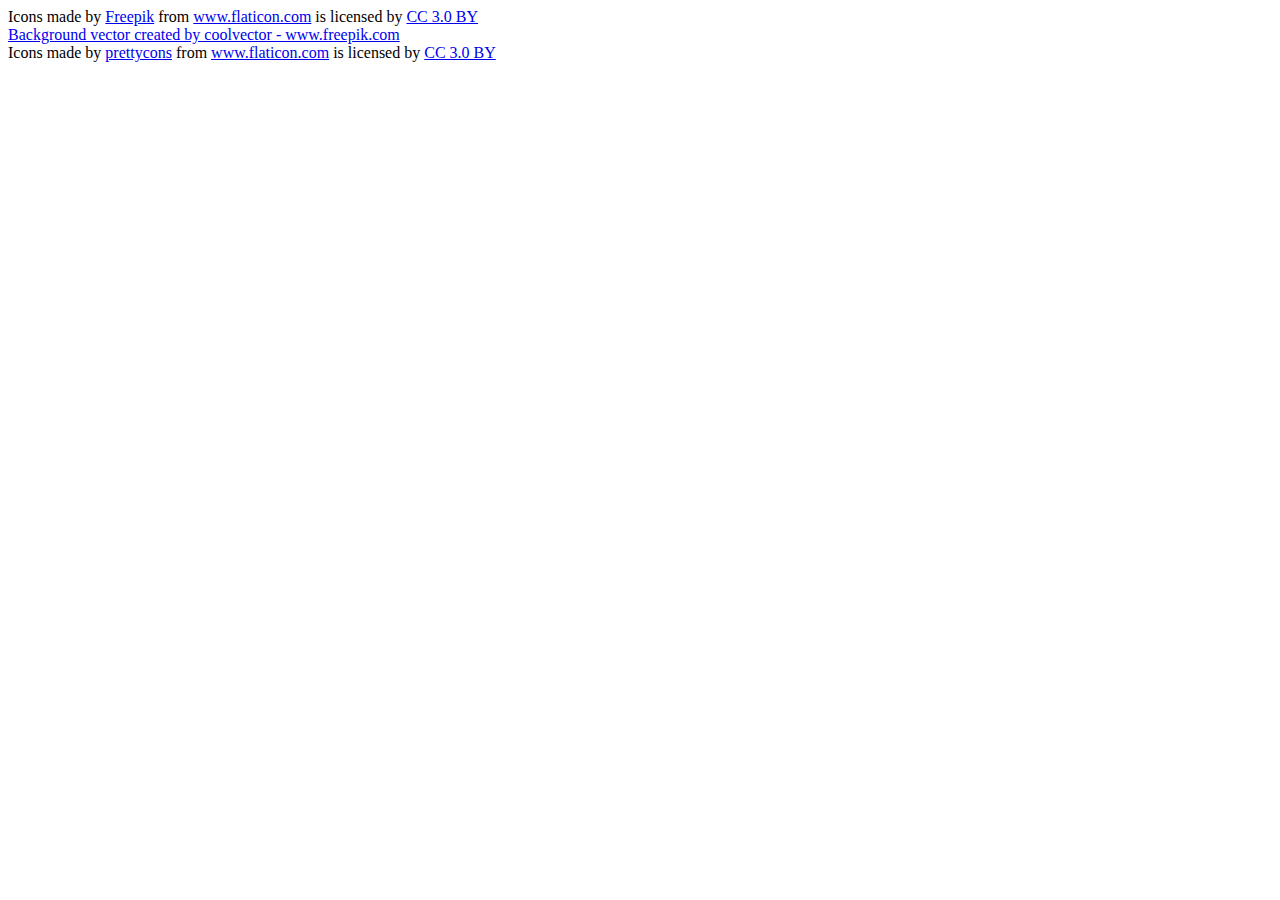
<file: credit.html>
<!DOCTYPE html>
<html lang="en">
<head>
    <meta charset="UTF-8">
    <meta name="viewport" content="width=device-width, initial-scale=1.0">
    <meta http-equiv="X-UA-Compatible" content="ie=edge">
    <title>Credit</title>
</head>
<body>
        <div> Icons made by <a href="https://www.flaticon.com/authors/freepik" title="Freepik">Freepik</a> from <a href="https://www.flaticon.com/" title="Flaticon">www.flaticon.com</a> is licensed by <a href="http://creativecommons.org/licenses/by/3.0/" title="Creative Commons BY 3.0" target="_blank">CC 3.0 BY</a></div>
        <a href="https://www.freepik.com/free-photos-vectors/background">Background vector created by coolvector - www.freepik.com</a></body>
        <div>Icons made by <a href="https://www.flaticon.com/authors/prettycons" title="prettycons">prettycons</a> from <a href="https://www.flaticon.com/"     title="Flaticon">www.flaticon.com</a> is licensed by <a href="http://creativecommons.org/licenses/by/3.0/"     title="Creative Commons BY 3.0" target="_blank">CC 3.0 BY</a></div>
</html>
</file>
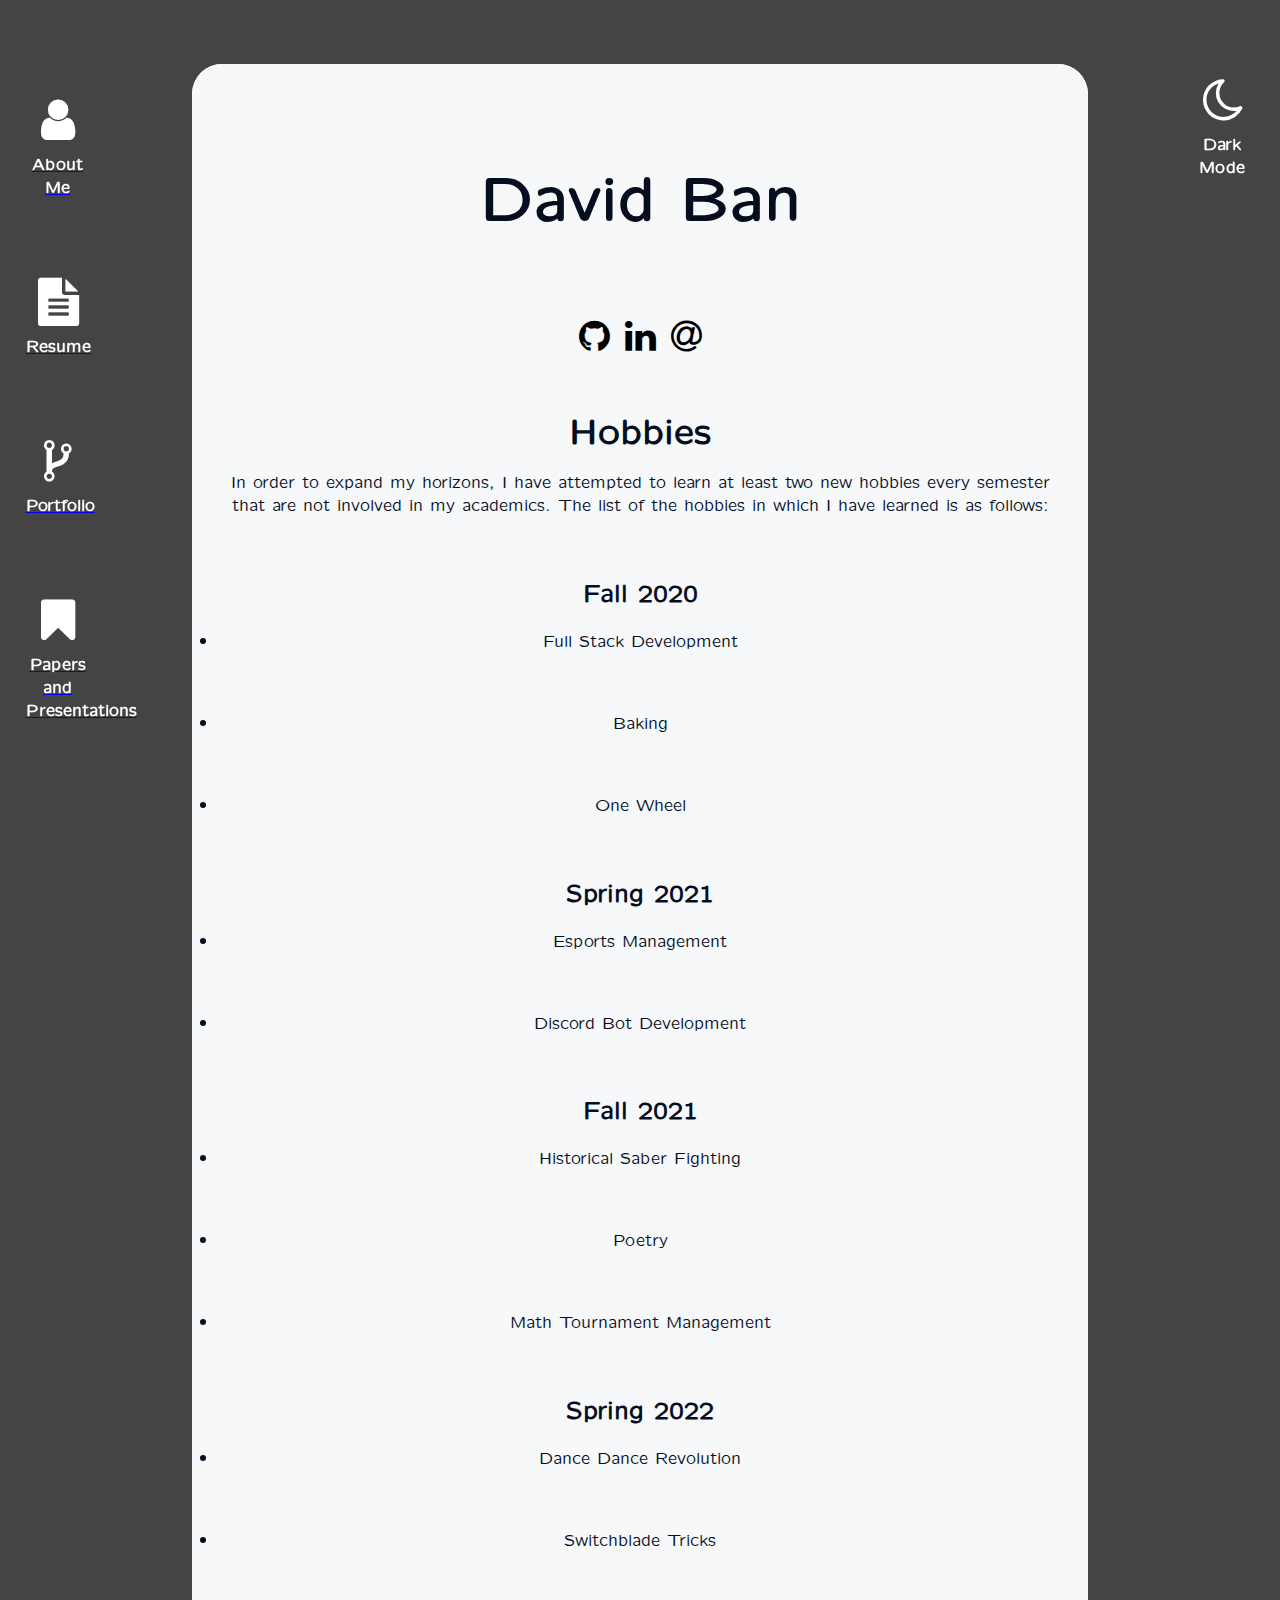
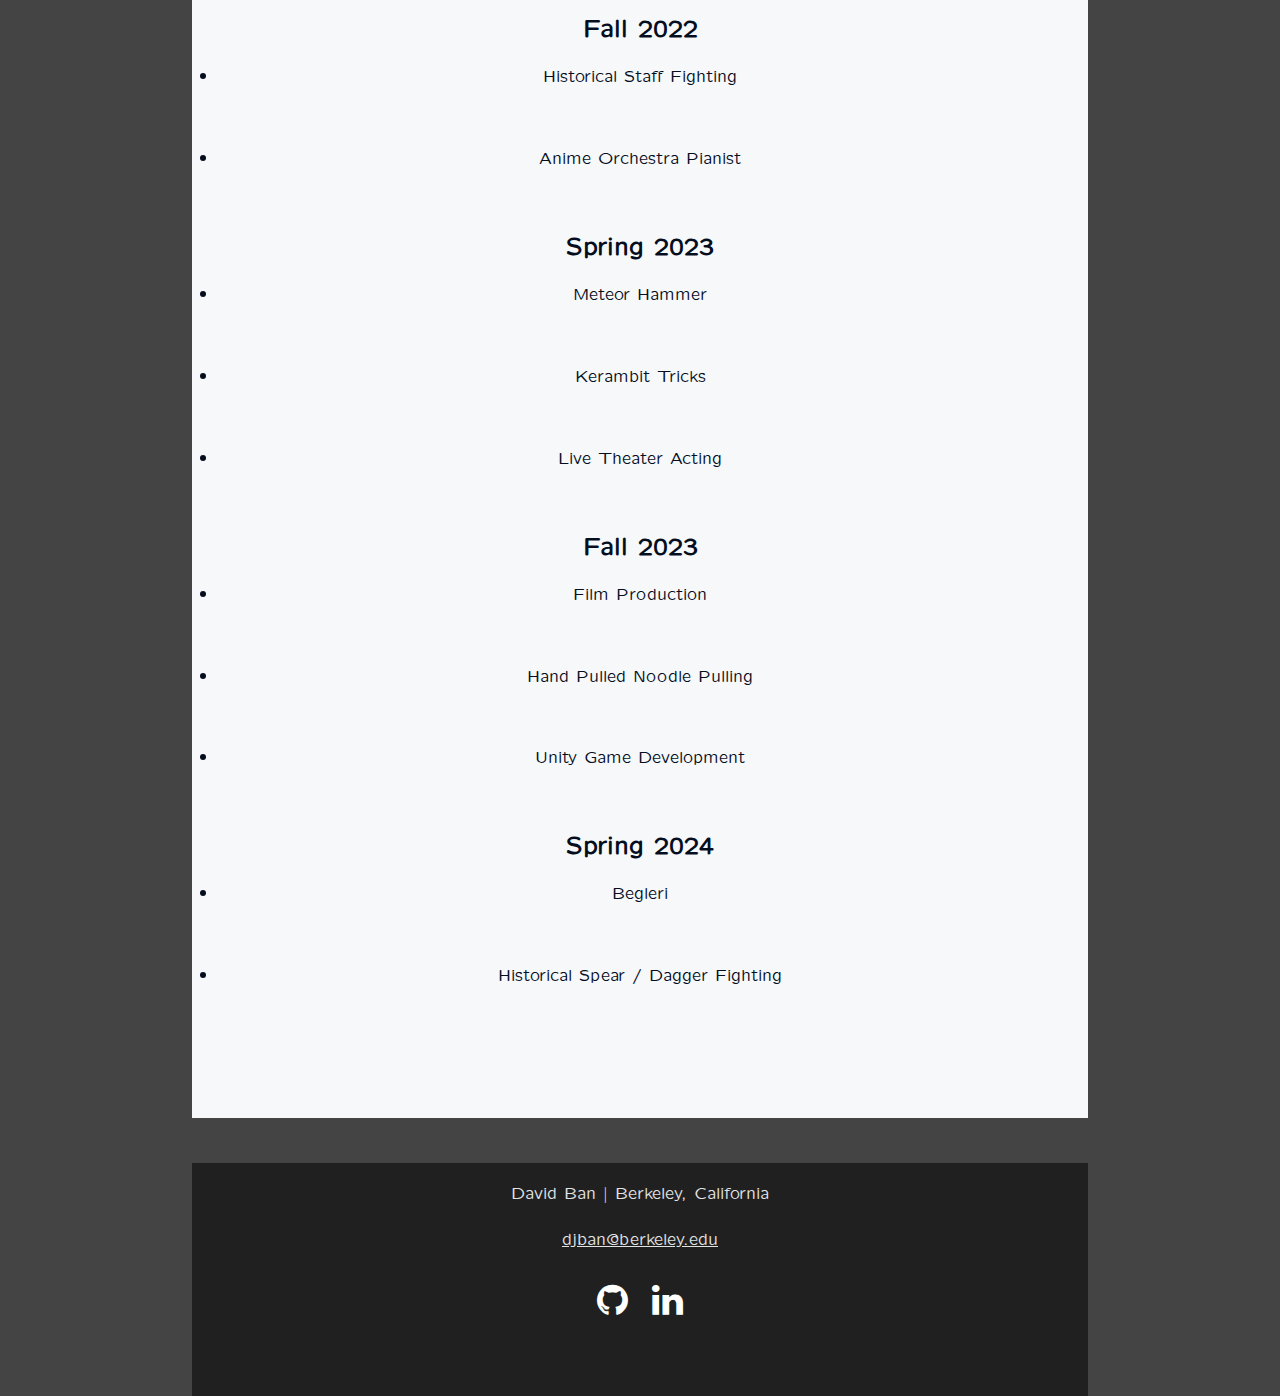
<file: hobbies.html>
<!-- Template designed by Kevin Cui, and maintained by me, David Ban. Last updated Oct 19, 2023 -->
<!DOCTYPE html>
<html lang='en'>
   <head>
      <meta charset='UTF-8'>
      <meta name='viewport' content='width=device-width, initial-scale=1.0'>
      <meta http-equiv='X-UA-Compatible' content='ie=edge'>
      <title>David Ban</title>
      <meta name="author" content="David Ban">
      <link rel='stylesheet' href='../style.css' />
      <link rel='stylesheet' href='../mobile.css' />
      <link rel="stylesheet" href="https://cdnjs.cloudflare.com/ajax/libs/font-awesome/4.7.0/css/font-awesome.min.css">

   </head>
   <body id='body'>
      <nav class='title fixed-elements'>
         <div class='container'>
            <a href='index.html#' ><i class='fa fa-user fa-3x nav-icon small-icon' aria-hidden=true></i>
            <div class='overlay'>
               <div class='text'><b class='nav-text t'>About Me</b></div>
            </div></a>
         </div>
         <div class='container'>
            <a href='index.html#resume'><i class='fa fa-file-text fa-3x nav-icon small-icon' aria-hidden=true></i>
            <div class='overlay'>
               <div class='text'><b class='nav-text t'>Resume</b></div>
            </div></a>
         </div>
         <div class='container'>
            <a href='index.html#portfolio'><i class='fa fa-code-fork fa-3x nav-icon small-icon' aria-hidden=true></i>
            <div class='overlay'>
               <div class='text'><b class='nav-text t'>Portfolio</b></div>
            </div></a>
         </div>
         <div class='container'>
            <a href='index.html#resources'><i class='fa fa-bookmark fa-3x nav-icon small-icon' aria-hidden=true></i>
            <div class='overlay'>
               <div class='text'><b class='nav-text t'>Papers and Presentations</b></div>
            </div></a>
         </div>
      </nav>
      <nav class='title fixed-elements-right'>
         <script src='../src/js/dark.js'></script>
         <div class='dark-mode show' onclick='toggleDark()' onmouseover="" style="cursor: pointer;"><i class='fa fa-moon-o fa-3x nav-icon'></i>
         <div class='overlay'>
            <div class='text nav-text t'><b>Dark Mode</b></div>
         </div></div>
         <div class='light-mode' onclick='toggleDark()' onmouseover="" style="cursor: pointer;"><i class='fa fa-sun-o fa-3x nav-icon'></i>
         <div class='overlay'>
            <div class='text nav-text t'><b>Light Mode</b></div>
         </div></div>
      </div>
      </nav>
      <div class='view'>
         <div class='main'>
            <div class='mainhead'>
               <div class='descrip' id='titlename'>
                  <h3 class='bigtitle t'>David Ban</h3>
                  <br>
                  <div class='center' style="font-size: 36px;">
                     <a href='https://github.com/djban' title='GitHub' target='_blank'><i class='fa fa-github top-icon' aria-hidden=true></i></a>
                     <a href='https://www.linkedin.com/in/djban/' title='LinkedIn' target='_blank'><i class='fa fa-linkedin top-icon' aria-hidden=true></i></a>
                     <a href='mailto:djban@berkeley.edu' title='Email' target='_blank' class='t'><i class='fa fa-at top-icon' aria-hidden=true></i></a>
                  </div>
               </div>
               <section id='about'>
                  <div class="lightback">
                     <h2 class='indescrip t'>Hobbies</h2>


                     <div>
                        <center>
                           <p>
                              In order to expand my horizons, I have attempted to learn at least two new hobbies every semester that are not involved in my academics. The list of the hobbies in which I have learned is as follows:
                           </p>
                        <br>
                        <h2> Fall 2020</h2>   
                        <li>Full Stack Development</li>
                        <li>Baking</li>
                        <li>One Wheel</li>

                        <h2> Spring 2021</h2>   
                        <li>Esports Management</li>
                        <li>Discord Bot Development</li>


                        <h2> Fall 2021</h2>   
                        <li>Historical Saber Fighting</li>
                        <li>Poetry</li>
                        <li>Math Tournament Management</li>

                        <h2> Spring 2022</h2>   
                        <li>Dance Dance Revolution</li>
                        <li>Switchblade Tricks</li>

                        <h2> Fall 2022</h2>   
                        <li>Historical Staff Fighting</li>
                        <li>Anime Orchestra Pianist</li>

                        <h2> Spring 2023</h2>   
                        <li>Meteor Hammer</li>
                        <li>Kerambit Tricks</li>
                        <li>Live Theater Acting</li>

                        <h2> Fall 2023</h2>   
                        <li>Film Production</li>
                        <li>Hand Pulled Noodle Pulling</li>
                        <li>Unity Game Development</li>

                        <h2> Spring 2024</h2>  
                        <li>Begleri</li>
                        <li>Historical Spear / Dagger Fighting</li>
                     </center>

                     <br><br>
                     <script src='../src/js/profile.js'></script>
                  </div>
               </section>
               
            </section>
            
         </div>
         <footer class='foot' id='contact'>
            <a class='legal t'> David Ban | Berkeley, California</a>
            <br><br>
            <a class='legal email' href='mailto:djban@berkeley.edu' target='_blank'>djban@berkeley.edu</a>
            <br><br>
            <a href='https://github.com/djban' title='GitHub' target='_blank'><i class='fa fa-github' aria-hidden=true style='margin: 1%; font-size: 36px; color: white'></i></a>
            <a href='https://www.linkedin.com/in/djban/' title='LinkedIn' target='_blank'><i class='fa fa-linkedin' aria-hidden=true style='margin: 1%; font-size: 36px; color: white'></i></a>
            <br>

            <br><br><br>
         </footer>
      </div>
      <div class="loader-wrapper" id="load">
         <span class="loader"><span class="loader-inner"></span></span>
      </div>
      <script>
         window.onload = function() {
            window.scrollTo(0, 0);
            document.getElementById("load").className += " loaded";
         }
      </script>
   </body>
</html>
</file>
<file: style.css>
html, body {
	padding: 0;
	margin-left: 0px;
	margin-top: 0px;
	margin-bottom: 0px;
	height: 100%;
	width: 100%;
	font-family: 'LMSansQuot8-Regular', monospace;
	font-weight: 400;
	font-display: optional;
	color: #050E1F;
	-webkit-font-smoothing: antialiased;
	-moz-osx-font-smoothing: grayscale;
	scroll-behavior: smooth;
}
@font-face {
	font-family: "LMSansQuot8-Regular";
	src: url("src/lm/lmsansquot8-regular.otf");
	src: url("src/lm/lmsansquot8-regular.otf") format("otf");
}
html {
	background: #444444;
}
.title {
	float: left;
	text-align: center;
	max-width: 5%;
	height: 100%;
	padding: 2% 2% 100% 2%;
	object-fit: contain;
	margin: 0px;
	z-index: 2;
	position: relative;
}
.view {
	float: right;
	width: 100%;
	height: 100%;
	max-height: 100%;
	margin: 0;
	padding: 0;
}
.fixed-elements {
	position: fixed;
	top: 0;
	left: 0;
	width: 5%;
   /* box-shadow: 0px 10px 20px #27272c;
	*/
}
.fixed-elements-right {
	position: fixed;
	top: 0;
	right: 0;
	width: 5%;
   /* box-shadow: 0px 10px 20px #27272c;
	*/
}
.button {
	margin: 0;
	margin-bottom: 50%;
	max-width: 90%;
	border-radius: 50%;
}
.main {
	margin-left: 15%;
	margin-right: 15%;
	border-radius: 30px;
	animation-name: rise;
	animation-duration: 0.9s;
	animation-play-state: running;
	animation-iteration-count: 1;
	margin-top: 5%;
}
.nav-icon {
	color: white;
	width: 60%;
	height: auto;
	margin-left: 0%;
	margin-top: 50px;
}
.nav-text {
	color: white; 
	text-decoration: none; 
}
@keyframes rise {
	from {
		margin-top: 100%;
   }
	to {
		margin-top: 5%;
   }
}
/* Firefox < 16 */
@-moz-keyframes rise {
	from {
		margin-top: 100%;
   }
	to {
		margin-top: 5%;
   }
}
/* Safari, Chrome and Opera > 12.1 */
@-webkit-keyframes rise {
	from {
		margin-top: 100%;
   }
	to {
		margin-top: 5%;
   }
}
/* Internet Explorer */
@-ms-keyframes rise {
	from {
		margin-top: 100%;
   }
	to {
		margin-top: 5%;
   }
}
/* Opera < 12.1 */
@-o-keyframes rise {
	from {
		margin-top: 100%;
   }
	to {
		margin-top: 5%;
   }
}
li 
{
	margin-bottom: 7%;
}
.text-module {
	margin: 1%;
	padding: 2%;
	border-radius: 50%;
	display: inline-block;
	vertical-align: middle;
	border-style: solid;
	border-radius: 7px;
	border-style: hidden;
	background-size: cover;
	background-repeat: no-repeat;
	position: relative;
	border-color: #444444;
}
.text-module:hover {
	background-color: #e3e3e4;
}
#resource-table {
	border-collapse: collapse;
	width: 100%;
}
#resource-table td, #resource-table th {
	border: 1px solid #ddd;
	padding: 8px;
}
#resource-table tr:nth-child(even){
   background-color: #f2f2f2;
}
#resource-table tr:nth-child(odd){
   background-color: white;
}
#resource-table tr:hover {
   background-color: #ddd;
}
#resource-table th {
	padding-top: 12px;
	padding-bottom: 12px;
	text-align: left;
	background-color: #444444;
	color: white;
}

.gold-row {
	background-color: #ffdf00
}

.table-url {
	text-decoration: none;
}

.descrip {
	font-size: 3.2rem;
   /* float: left;
	*/
	margin-top: 0;
	margin-bottom: 0;
	border-top-left-radius: 30px;
	border-top-right-radius: 30px;
	padding: 10% 10% 5% 10%;
	text-align: center;
	background-color: #F7F8FA;
}
.landscape {
	background-size: cover;
	background-repeat: no-repeat;
	min-height: 50%;
	padding: 35%;
	margin: 0;
}
.bigtitle {
	margin: 0%;
}
.indescrip {
	text-align: center;
	font-size: 2.2rem;
	padding: 0% 25% 0% 25%;
	margin-bottom: 0;
	margin-top: -3%;
}
.static-subdescrip {
	font-size: 1.2rem;
	padding: 0% 15% 5% 15%;
	margin-top: 0%;
	margin-bottom: 0%;
}
.subdescrip {
	font-size: 1.2rem;
	padding: 0% 15% 5% 15%;
	margin-top: 0%;
	margin-bottom: 0%;
	display: none;
}
.download-descrip {
	font-size: 1.2rem;
	padding: 0% 15% 2% 15%;
	margin-top: 0%;
	margin-bottom: 0%;
}
.mainhead {
	background-color: #F7F8FA;
	border-top-left-radius: 30px;
	border-top-right-radius: 30px;
}
.text {
	font-size: 1em;
	text-align: center;
}
.overlay {
	margin-top: 8px;
}
.container {
	margin: 20px 0 30px 0 
}
.banner {
	width: 100%;
	height: 30%;
	object-fit: contain;
}
.slideshow {
	margin-top: 2%;
	margin-bottom: 2%;
	opacity: 1;
}
.side-right {
	float: right;
	max-width: 40%;
	width: auto;
	margin: 4%;
	margin-right: 15%;
	margin-top: 0%;
	font-size: 36px;
}
.side-center {
	text-align: center;
	max-width: 40%;
	width: auto;
	margin: 4%;
	margin-top: 0%;
	font-size: 36px;
}
.portrait {
	max-width: 30%;
	width: auto;
	margin-left: 35.8%;
	margin-top: 0%;
	text-align: center;
}
#about {
	margin: 0px;
	padding: 0px;
}

.centered {
	text-align: center;
}
.date {
	display: block;
	text-align: center;
	font-size: 1.2rem;
	padding: 0% 0% 5% 0%;
	margin-top: 0%;
	margin-bottom: 0%;
}
.popup {
	position: relative;
	display: inline-block;
	cursor: pointer;
	-webkit-user-select: none;
	-moz-user-select: none;
	-ms-user-select: none;
	user-select: none;
}
.popup .popuptext {
	visibility: hidden;
	width: 160px;
	background-color: #555;
	color: #fff;
	text-align: center;
	border-radius: 6px;
	padding: 8px 0;
	position: absolute;
	z-index: 1;
	bottom: 125%;
	left: 50%;
	margin-left: -80px;
}
.popup .popuptext::after {
	content: "";
	position: absolute;
	top: 100%;
	left: 50%;
	margin-left: -5px;
	border-width: 5px;
	border-style: solid;
	border-color: #555 transparent transparent transparent;
}
.popup .show {
	visibility: visible;
	-webkit-animation: fadeIn 1s;
	animation: fadeIn 1s;
}
.dark-mode {
	display: none;
}
.dark-mode.show {
	display: block;
}
.light-mode {
	display: none;
}
.light-mode.show {
	display: block;
}
@-webkit-keyframes fadeIn {
	from {
	   opacity: 0;
   }
	to {
	   opacity: 1;
   }
}
@keyframes fadeIn {
	from {
	   opacity: 0;
   }
	to {
	   opacity:1 ;
   }
}
.res-segment {
	padding: 0 10% 0 10%;
}
.res-title {
	margin-bottom: 2%;
}
.res-subtitle {
	display: block;
	margin: 5% 1% 0 0;
	font-weight: 14px;
}
.exp-icon {
	max-width: 30%;
	height: auto;
	float: left;
	border-radius: 50%;
	margin-right: 1%;
   /* border-style: solid;
	border-width: 2%;
	*/
}
.pdf {
	display: inline-block;
	min-width: 90%;
	min-height: 800px;
	margin: 5%;
}
#portfolio {
	text-align: center;
	margin-left: auto;
	margin-right: auto;
}
.foot {
	background-color: #202020;
	color: #FAFDF6;
	text-align: center;
	margin-top: 5%;
	padding-top: 2%;
}
.top-icon {
	color: black;
}
.lightback {
	background-color: #F7F8FA;
	padding: 3%;
}
.darkback {
	background-color: #1C1E1F;
	color: #DDDAD5;
}
.darkback #resource-table tr:nth-child(even){
	background-color: #1C1E1F;
 }
 .darkback #resource-table tr:nth-child(odd){
	background-color: black;
 }
 .darkback .top-icon {
	 color: #DDDAD5;
 }
 .darkback .text-modules {
	 border-color: #DDDAD5;
 }
 .darkback .text-module:hover {
	 color: black;
 }
 .darkback a:link {
	color: #3391ff
 }
 .darkback a:visited {
	 color: #C85BFF;
 }
 .darkback .gh-widget-container {
	color: #DDDAD5;
 }
 .darkback .gh-widget-container button {
	background: #444444;
 }
 .darkback .gh-widget-heading {
	color: #DDDAD5;
 }
#page {
	display: none;
}
.event-descrip {
	display: none;
}
.legal {
	display: inline;
	text-align: center;
	color: #e3e3e4;
	;
	margin: 1%;
}
.media-icon {
	display: inline-block;
	vertical-align: middle;
	width: 36px;
	margin: 1%;
	margin-top: 0;
	border-radius: 50%;
}
.email:hover {
	color: #bebebe;
}
.mobile {
	width: 100%;
	height: auto;
	margin: auto;
	margin-top: 55%;
	cursor: pointer;
}
.smlogo {
	height: 6%;
	width: 6%;
	padding: auto;
	margin-left: 2%;
	margin-right: 2%;
}
.loader-wrapper {
	width: 100%;
	height: 100%;
	position: fixed;
	top: 0;
	left: 0;
	background-color: #444444;
	display:flex;
	justify-content: center;
	align-items: center;
}
.loader {
	display: inline-block;
	width: 30px;
	height: 30px;
	position: relative;
	border: 4px solid #F7F8FA;
	animation: loader 2s infinite ease;
}
.loader-inner {
	vertical-align: top;
	display: inline-block;
	width: 100%;
	background-color: #F7F8FA;
	animation: loader-inner 2s infinite ease-in;
}
@keyframes loader {
	0% {
		transform: rotate(0deg);
   }
	25% {
		transform: rotate(180deg);
   }
	50% {
		transform: rotate(180deg);
   }
	75% {
		transform: rotate(360deg);
   }
	100% {
		transform: rotate(360deg);
   }
}
@keyframes loader-inner {
	0% {
		height: 0%;
   }
	25% {
		height: 0%;
   }
	50% {
		height: 100%;
   }
	75% {
		height: 100%;
   }
	100% {
		height: 0%;
   }
}
.loaded {
	animation-name: fadeout;
	animation-duration: 0.5s;
	opacity: 0;
	display: none;
}
@keyframes fadeout {
	from {
		opacity: 1;
   }
	to {
		opacity: 0;
   }
}
/* Firefox < 16 */
@-moz-keyframes fadeout {
	from {
		opacity: 1;
   }
	to {
		opacity: 0;
   }
}
/* Safari, Chrome and Opera > 12.1 */
@-webkit-keyframes fadeout {
	from {
		opacity: 1;
   }
	to {
		opacity: 0;
   }
}
/* Internet Explorer */
@-ms-keyframes fadeout {
	from {
		opacity: 1;
   }
	to {
		opacity: 0;
   }
}
/* Opera < 12.1 */
@-o-keyframes fadeout {
	from {
		opacity: 1;
   }
	to {
		opacity: 0;
   }
}
.resourceModule {
	background-color: #182e3f;
	color: white;
	font-weight: bold;
	text-decoration: none;
}
.blurb {
	margin: auto;
	overflow-wrap: break-word;
}
.other-social {
	display: none;
}

.locale {
	display: none;
}
.locale.show {
	display: inline-block;
}
</file>
<file: mobile.css>
@media screen and (max-width: 1080px) {
	html {
		background: #f7f8fa;
	}
	.main {
		margin: 0;
		width: 100%;
		border-radius: 0;
        animation: none;
    }
	.descrip {
		border-radius: 0;
    }
    .mainhead {
        border-radius: 0;
    }
	.side-right {
		float: none;
		margin: auto;
		max-width: 100%;
		text-align: center;
		font-size: 24px;
    }
	.side-center {
		text-align: center;
		max-width: 100%;
		width: auto;
		margin: auto;
		margin-right: 15%;
		font-size: 24px;
	}
    .foot {
		margin: 0;
	}
	.smlogo {
		height: 12%;
		width: 12%;
	}
	.animated {
		/*CSS transitions*/
		-o-transition-property: none !important;
		-moz-transition-property: none !important;
		-ms-transition-property: none !important;
		-webkit-transition-property: none !important;
		transition-property: none !important;
		/*CSS transforms*/
		-o-transform: none !important;
		-moz-transform: none !important;
		-ms-transform: none !important;
		-webkit-transform: none !important;
		transform: none !important;
		/*CSS animations*/
		-webkit-animation: none !important;
		-moz-animation: none !important;
		-o-animation: none !important;
		-ms-animation: none !important;
		animation: none !important;
	}
	.descrip {
		font-size: 165%;
		/* float: left; */
	}
	.indescrip {
		max-width: 80%;
		font-size: 1.2rem;
	}
	h2 {
		margin: auto;
		margin-left: 1%;
	}
	.media-icon {
		max-width: 10%;
		margin: 5%;
	}
	.media-icon-light {
		max-width: 10%;
		margin: 5%;
	}
	.static-subdescrip {
		font-size: 1.2rem;
		padding: 0% 15% 5% 15%;
		margin-top: 0%;
		margin-bottom: 0%;
	}
	.subdescrip {
		font-size: 95%;
		padding: 0% 15% 5% 15%;
		margin-top: 2%;
		margin-bottom: 3%;
		display: none;
	}
	.download-descrip {
		font-size: 95%;
		padding: 0% 15% 5% 15%;
		margin-top: 2%;
		margin-bottom: 3%;
	}
	.side {
		float: none;
		display: block;
		max-width: 65%;
		margin: 4%;
		padding: 0%;
		text-align: center;
		margin-left: auto;
		margin-right: auto;
		margin-bottom: 7%;
		padding: auto;
	}
	.portrait {
		display: block;
		max-width: 65%;
		margin: 4%;
		padding: 0%;
		text-align: center;
		margin-left: auto;
		margin-right: auto;
		margin-bottom: 7%;
		padding: auto;
	}
	.navIcon {
		display: none;
	}
	.button {
		margin-bottom: 5%;
	}
	.fixed-elements {
		display: none;
	}
	.fixed-elements-right {
		display: none;
	}

}
</file>
